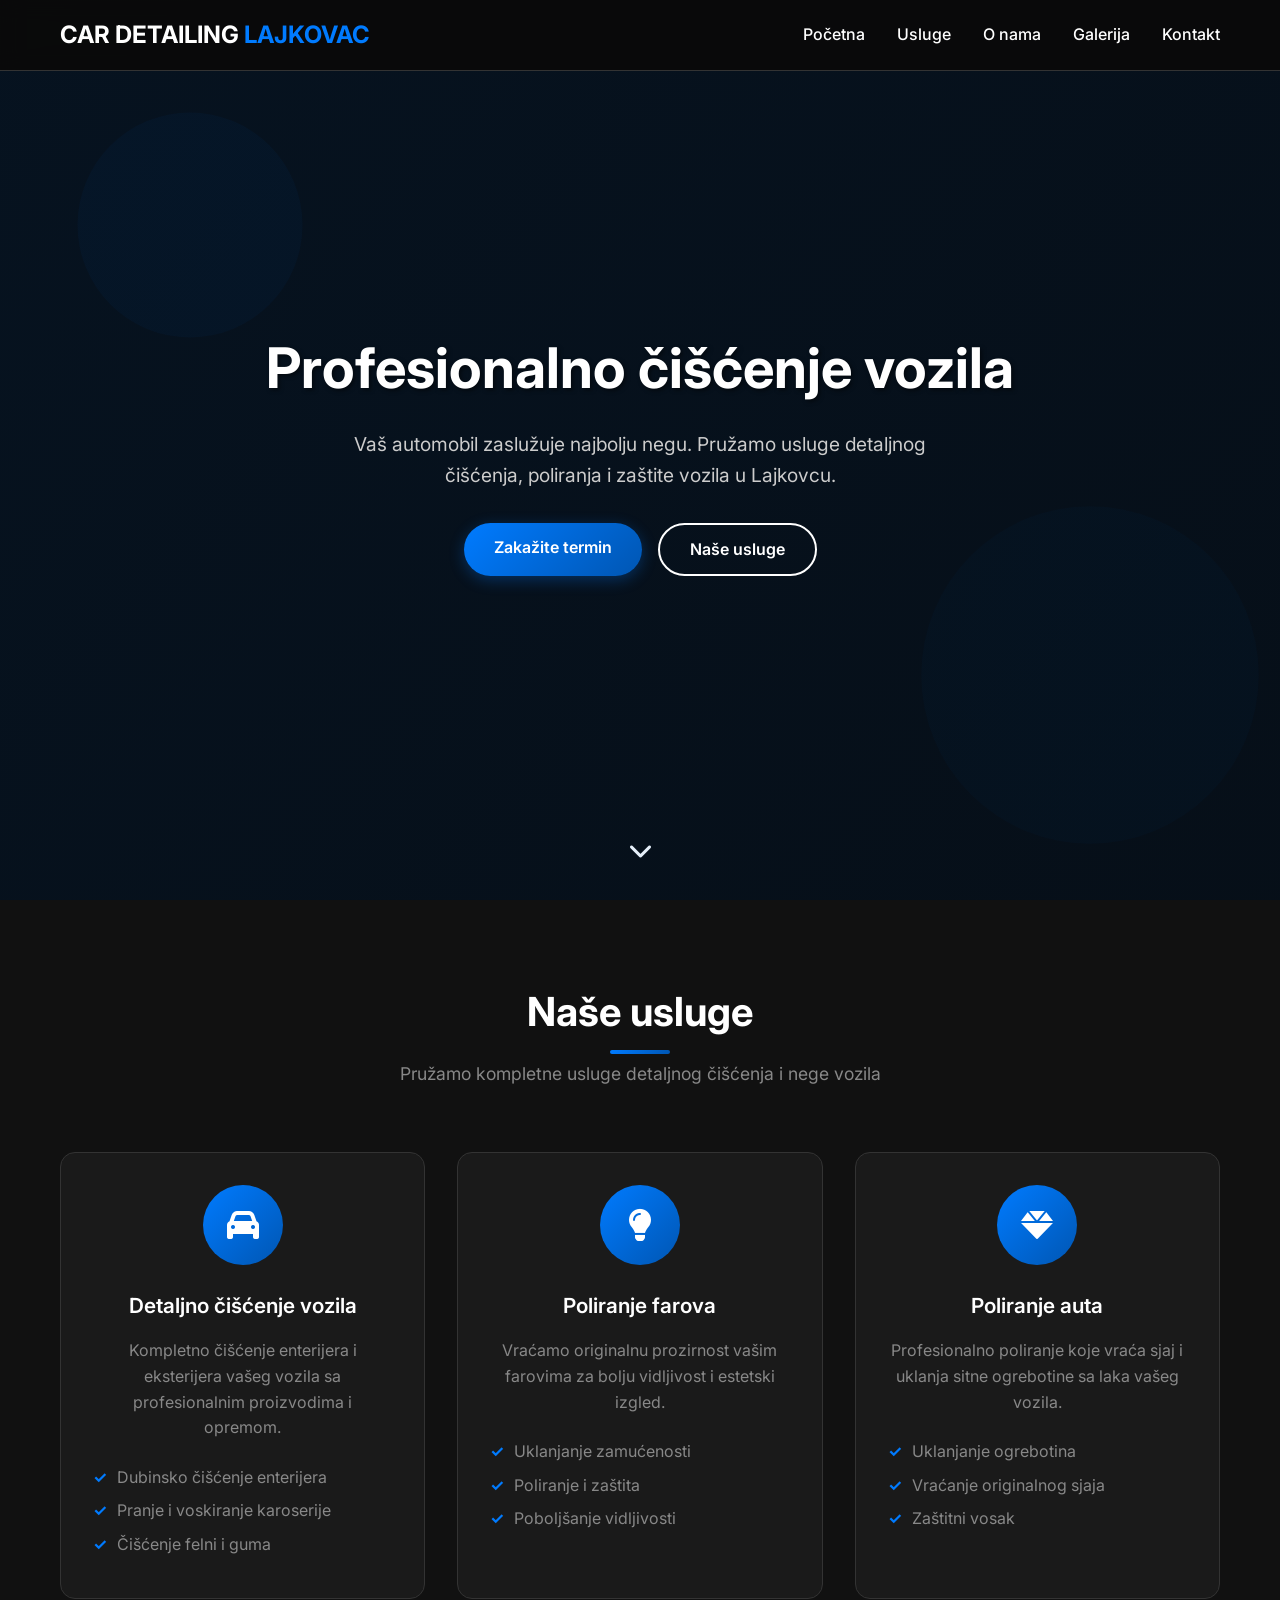
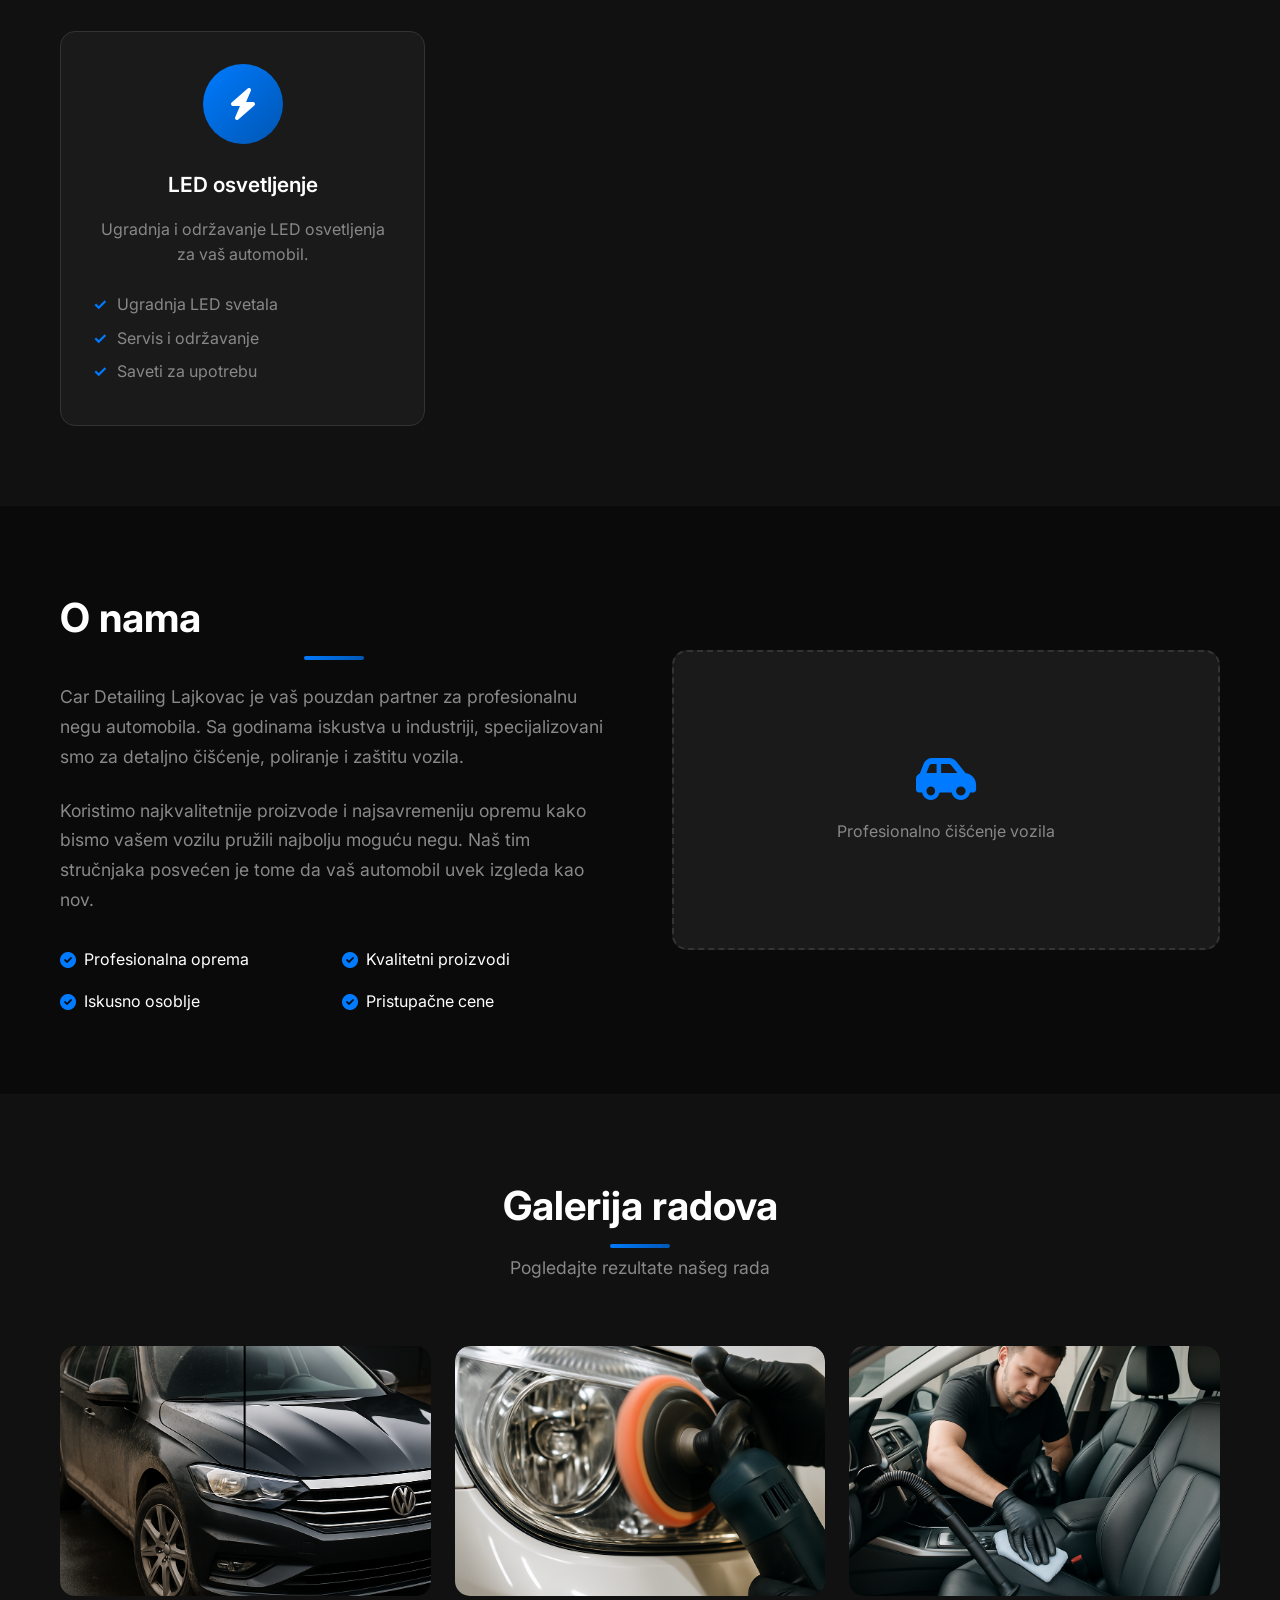
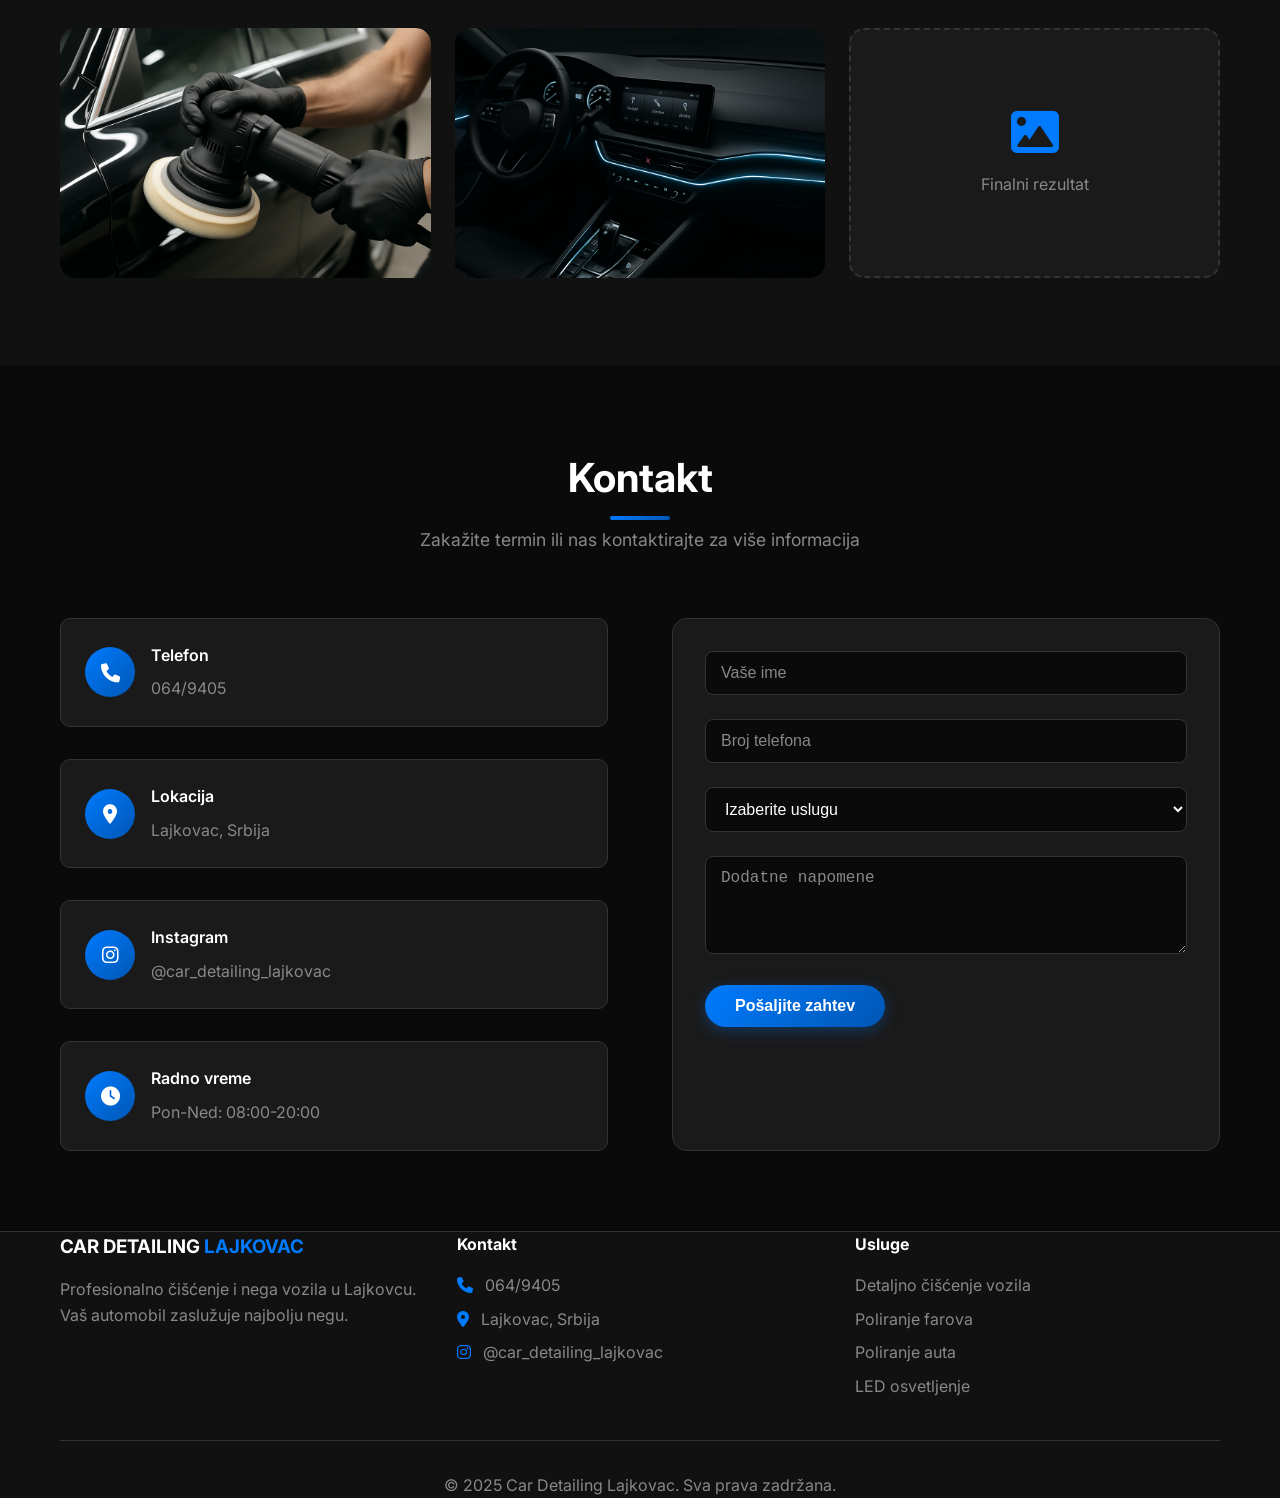
<file: index (1).html>
<!DOCTYPE html>
<html lang="sr">
<head>
    <meta charset="UTF-8">
    <meta name="viewport" content="width=device-width, initial-scale=1.0">
    <title>Car Detailing Lajkovac - Profesionalno čišćenje vozila</title>
    <meta name="description" content="Car Detailing Lajkovac - Usluga detaljnog čišćenja vozila, poliranje farova, poliranje auta i LED osvetljenje. Kontakt: 064/9405">
    <link rel="stylesheet" href="styles.css">
    <link href="https://fonts.googleapis.com/css2?family=Inter:wght@300;400;500;600;700&display=swap" rel="stylesheet">
    <link rel="stylesheet" href="https://cdnjs.cloudflare.com/ajax/libs/font-awesome/6.0.0/css/all.min.css">
</head>
<body>
    <!-- Navigation -->
    <nav class="navbar" id="navbar">
        <div class="nav-container">
            <div class="nav-logo">
                <h2>CAR DETAILING<span class="highlight"> LAJKOVAC</span></h2>
            </div>
            <ul class="nav-menu" id="nav-menu">
                <li class="nav-item">
                    <a href="#home" class="nav-link">Početna</a>
                </li>
                <li class="nav-item">
                    <a href="#services" class="nav-link">Usluge</a>
                </li>
                <li class="nav-item">
                    <a href="#about" class="nav-link">O nama</a>
                </li>
                <li class="nav-item">
                    <a href="#gallery" class="nav-link">Galerija</a>
                </li>
                <li class="nav-item">
                    <a href="#contact" class="nav-link">Kontakt</a>
                </li>
            </ul>
            <div class="nav-toggle" id="mobile-menu">
                <span class="bar"></span>
                <span class="bar"></span>
                <span class="bar"></span>
            </div>
        </div>
    </nav>

    <!-- Hero Section -->
    <section id="home" class="hero">
        <div class="hero-overlay"></div>
        <div class="hero-content">
            <h1 class="hero-title">Profesionalno čišćenje vozila</h1>
            <p class="hero-subtitle">Vaš automobil zaslužuje najbolju negu. Pružamo usluge detaljnog čišćenja, poliranja i zaštite vozila u Lajkovcu.</p>
            <div class="hero-buttons">
                <a href="#contact" class="btn btn-primary">Zakažite termin</a>
                <a href="#services" class="btn btn-secondary">Naše usluge</a>
            </div>
        </div>
        <div class="scroll-indicator">
            <i class="fas fa-chevron-down"></i>
        </div>
    </section>

    <!-- Services Section -->
    <section id="services" class="services">
        <div class="container">
            <div class="section-header">
                <h2 class="section-title">Naše usluge</h2>
                <p class="section-subtitle">Pružamo kompletne usluge detaljnog čišćenja i nege vozila</p>
            </div>
            <div class="services-grid">
                <div class="service-card">
                    <div class="service-icon">
                        <i class="fas fa-car"></i>
                    </div>
                    <h3>Detaljno čišćenje vozila</h3>
                    <p>Kompletno čišćenje enterijera i eksterijera vašeg vozila sa profesionalnim proizvodima i opremom.</p>
                    <ul class="service-features">
                        <li>Dubinsko čišćenje enterijera</li>
                        <li>Pranje i voskiranje karoserije</li>
                        <li>Čišćenje felni i guma</li>
                    </ul>
                </div>
                <div class="service-card">
                    <div class="service-icon">
                        <i class="fas fa-lightbulb"></i>
                    </div>
                    <h3>Poliranje farova</h3>
                    <p>Vraćamo originalnu prozirnost vašim farovima za bolju vidljivost i estetski izgled.</p>
                    <ul class="service-features">
                        <li>Uklanjanje zamućenosti</li>
                        <li>Poliranje i zaštita</li>
                        <li>Poboljšanje vidljivosti</li>
                    </ul>
                </div>
                <div class="service-card">
                    <div class="service-icon">
                        <i class="fas fa-gem"></i>
                    </div>
                    <h3>Poliranje auta</h3>
                    <p>Profesionalno poliranje koje vraća sjaj i uklanja sitne ogrebotine sa laka vašeg vozila.</p>
                    <ul class="service-features">
                        <li>Uklanjanje ogrebotina</li>
                        <li>Vraćanje originalnog sjaja</li>
                        <li>Zaštitni vosak</li>
                    </ul>
                </div>
                <div class="service-card">
                    <div class="service-icon">
                        <i class="fas fa-bolt"></i>
                    </div>
                    <h3>LED osvetljenje</h3>
                    <p>Ugradnja i održavanje LED osvetljenja za vaš automobil.</p>
                    <ul class="service-features">
                        <li>Ugradnja LED svetala</li>
                        <li>Servis i održavanje</li>
                        <li>Saveti za upotrebu</li>
                    </ul>
                </div>
            </div>
        </div>
    </section>

    <!-- About Section -->
    <section id="about" class="about">
        <div class="container">
            <div class="about-content">
                <div class="about-text">
                    <h2 class="section-title">O nama</h2>
                    <p>Car Detailing Lajkovac je vaš pouzdan partner za profesionalnu negu automobila. Sa godinama iskustva u industriji, specijalizovani smo za detaljno čišćenje, poliranje i zaštitu vozila.</p>
                    <p>Koristimo najkvalitetnije proizvode i najsavremeniju opremu kako bismo vašem vozilu pružili najbolju moguću negu. Naš tim stručnjaka posvećen je tome da vaš automobil uvek izgleda kao nov.</p>
                    <div class="about-features">
                        <div class="feature">
                            <i class="fas fa-check-circle"></i>
                            <span>Profesionalna oprema</span>
                        </div>
                        <div class="feature">
                            <i class="fas fa-check-circle"></i>
                            <span>Kvalitetni proizvodi</span>
                        </div>
                        <div class="feature">
                            <i class="fas fa-check-circle"></i>
                            <span>Iskusno osoblje</span>
                        </div>
                        <div class="feature">
                            <i class="fas fa-check-circle"></i>
                            <span>Pristupačne cene</span>
                        </div>
                    </div>
                </div>
                <div class="about-image">
                    <div class="image-placeholder">
                        <i class="fas fa-car-side"></i>
                        <p>Profesionalno čišćenje vozila</p>
                    </div>
                </div>
            </div>
        </div>
    </section>

    <!-- Gallery Section -->
    <section id="gallery" class="gallery">
        <div class="container">
            <div class="section-header">
                <h2 class="section-title">Galerija radova</h2>
                <p class="section-subtitle">Pogledajte rezultate našeg rada</p>
            </div>
            <div class="gallery-grid">
                <div class="gallery-item">
                    <img src="./images/before_after.png" alt="Pre i posle detaljnog čišćenja">
                </div>
                <div class="gallery-item">
                    <img src="./images/headlight_polishing.png" alt="Poliranje farova">
                </div>
                <div class="gallery-item">
                    <img src="./images/interior_cleaning.png" alt="Čišćenje enterijera">
                </div>
                <div class="gallery-item">
                    <img src="./images/car_polishing.png" alt="Poliranje karoserije">
                </div>
                <div class="gallery-item">
                    <img src="./images/led_lighting.png" alt="LED osvetljenje">
                </div>
                <div class="gallery-item">
                    <div class="image-placeholder">
                        <i class="fas fa-image"></i>
                        <p>Finalni rezultat</p>
                    </div>
                </div>
            </div>
        </div>
    </section>

    <!-- Contact Section -->
    <section id="contact" class="contact">
        <div class="container">
            <div class="section-header">
                <h2 class="section-title">Kontakt</h2>
                <p class="section-subtitle">Zakažite termin ili nas kontaktirajte za više informacija</p>
            </div>
            <div class="contact-content">
                <div class="contact-info">
                    <div class="contact-item">
                        <div class="contact-icon">
                            <i class="fas fa-phone"></i>
                        </div>
                        <div class="contact-details">
                            <h4>Telefon</h4>
                            <p>064/9405</p>
                        </div>
                    </div>
                    <div class="contact-item">
                        <div class="contact-icon">
                            <i class="fas fa-map-marker-alt"></i>
                        </div>
                        <div class="contact-details">
                            <h4>Lokacija</h4>
                            <p>Lajkovac, Srbija</p>
                        </div>
                    </div>
                    <div class="contact-item">
                        <div class="contact-icon">
                            <i class="fab fa-instagram"></i>
                        </div>
                        <div class="contact-details">
                            <h4>Instagram</h4>
                            <p>@car_detailing_lajkovac</p>
                        </div>
                    </div>
                    <div class="contact-item">
                        <div class="contact-icon">
                            <i class="fas fa-clock"></i>
                        </div>
                        <div class="contact-details">
                            <h4>Radno vreme</h4>
                            <p>Pon-Ned: 08:00-20:00</p>
                        </div>
                    </div>
                </div>
                <div class="contact-form">
                    <form id="contact-form">
                        <div class="form-group">
                            <input type="text" id="name" name="name" placeholder="Vaše ime" required>
                        </div>
                        <div class="form-group">
                            <input type="tel" id="phone" name="phone" placeholder="Broj telefona" required>
                        </div>
                        <div class="form-group">
                            <select id="service" name="service" required>
                                <option value="">Izaberite uslugu</option>
                                <option value="detailing">Detaljno čišćenje vozila</option>
                                <option value="headlight">Poliranje farova</option>
                                <option value="polishing">Poliranje auta</option>
                                <option value="led">LED osvetljenje</option>
                            </select>
                        </div>
                        <div class="form-group">
                            <textarea id="message" name="message" placeholder="Dodatne napomene" rows="4"></textarea>
                        </div>
                        <button type="submit" class="btn btn-primary">Pošaljite zahtev</button>
                    </form>
                </div>
            </div>
        </div>
    </section>

    <!-- Footer -->
    <footer class="footer">
        <div class="container">
            <div class="footer-content">
                <div class="footer-section">
                    <h3>CAR DETAILING<span class="highlight"> LAJKOVAC</span></h3>
                    <p>Profesionalno čišćenje i nega vozila u Lajkovcu. Vaš automobil zaslužuje najbolju negu.</p>
                </div>
                <div class="footer-section">
                    <h4>Kontakt</h4>
                    <p><i class="fas fa-phone"></i> 064/9405</p>
                    <p><i class="fas fa-map-marker-alt"></i> Lajkovac, Srbija</p>
                    <p><i class="fab fa-instagram"></i> @car_detailing_lajkovac</p>
                </div>
                <div class="footer-section">
                    <h4>Usluge</h4>
                    <ul>
                        <li>Detaljno čišćenje vozila</li>
                        <li>Poliranje farova</li>
                        <li>Poliranje auta</li>
                        <li>LED osvetljenje</li>
                    </ul>
                </div>
            </div>
            <div class="footer-bottom">
                <p>&copy; 2025 Car Detailing Lajkovac. Sva prava zadržana.</p>
            </div>
        </div>
    </footer>

    <script src="script.js"></script>
</body>
</html>
</file>
<file: styles.css>
/* Reset and Base Styles */
* {
    margin: 0;
    padding: 0;
    box-sizing: border-box;
}

html {
    scroll-behavior: smooth;
}

body {
    font-family: 'Inter', sans-serif;
    line-height: 1.6;
    color: #333;
    background-color: #0a0a0a;
    overflow-x: hidden;
}

.container {
    max-width: 1200px;
    margin: 0 auto;
    padding: 0 20px;
}

/* Color Variables */
:root {
    --primary-color: #007bff; /* Blue */
    --secondary-color: #1a1a1a;
    --accent-color: #00d4ff;
    --text-light: #ffffff;
    --text-dark: #333333;
    --text-gray: #888888;
    --bg-dark: #0a0a0a;
    --bg-section: #111111;
    --bg-card: #1a1a1a;
    --border-color: #333333;
    --gradient-primary: linear-gradient(135deg, #007bff, #0056b3); /* Blue gradient */
    --gradient-secondary: linear-gradient(135deg, #00d4ff, #0099cc);
}

/* Navigation */
.navbar {
    position: fixed;
    top: 0;
    width: 100%;
    background: rgba(10, 10, 10, 0.95);
    backdrop-filter: blur(10px);
    z-index: 1000;
    transition: all 0.3s ease;
    border-bottom: 1px solid var(--border-color);
}

.navbar.scrolled {
    background: rgba(10, 10, 10, 0.98);
    box-shadow: 0 2px 20px rgba(0, 0, 0, 0.3);
}

.nav-container {
    max-width: 1200px;
    margin: 0 auto;
    padding: 0 20px;
    display: flex;
    justify-content: space-between;
    align-items: center;
    height: 70px;
}

.nav-logo h2 {
    color: var(--text-light);
    font-weight: 700;
    font-size: 1.5rem;
}

.nav-logo .highlight {
    color: var(--primary-color);
}

.nav-menu {
    display: flex;
    list-style: none;
    gap: 2rem;
}

.nav-link {
    color: var(--text-light);
    text-decoration: none;
    font-weight: 500;
    transition: all 0.3s ease;
    position: relative;
}

.nav-link:hover {
    color: var(--primary-color);
}

.nav-link::after {
    content: '';
    position: absolute;
    bottom: -5px;
    left: 0;
    width: 0;
    height: 2px;
    background: var(--gradient-primary);
    transition: width 0.3s ease;
}

.nav-link:hover::after {
    width: 100%;
}

.nav-toggle {
    display: none;
    flex-direction: column;
    cursor: pointer;
}

.bar {
    width: 25px;
    height: 3px;
    background: var(--text-light);
    margin: 3px 0;
    transition: 0.3s;
}

/* Hero Section */
.hero {
    height: 100vh;
    background: linear-gradient(rgba(0, 0, 0, 0.6), rgba(0, 0, 0, 0.6)), 
                url('data:image/svg+xml,<svg xmlns="http://www.w3.org/2000/svg" viewBox="0 0 1200 800"><rect fill="%23111111" width="1200" height="800"/><circle fill="%23007bff" opacity="0.1" cx="200" cy="200" r="100"/><circle fill="%230056b3" opacity="0.1" cx="1000" cy="600" r="150"/></svg>');
    background-size: cover;
    background-position: center;
    display: flex;
    align-items: center;
    justify-content: center;
    text-align: center;
    position: relative;
    overflow: hidden;
}

.hero-overlay {
    position: absolute;
    top: 0;
    left: 0;
    width: 100%;
    height: 100%;
    background: var(--gradient-primary);
    opacity: 0.1;
    z-index: 1;
}

.hero-content {
    position: relative;
    z-index: 2;
    max-width: 800px;
    padding: 0 20px;
    animation: fadeInUp 1s ease;
}

.hero-title {
    font-size: 3.5rem;
    font-weight: 700;
    color: var(--text-light);
    margin-bottom: 1rem;
    text-shadow: 2px 2px 4px rgba(0, 0, 0, 0.5);
}

.hero-subtitle {
    font-size: 1.2rem;
    color: #cccccc;
    margin-bottom: 2rem;
    max-width: 600px;
    margin-left: auto;
    margin-right: auto;
}

.hero-buttons {
    display: flex;
    gap: 1rem;
    justify-content: center;
    flex-wrap: wrap;
}

.btn {
    padding: 12px 30px;
    border: none;
    border-radius: 50px;
    font-weight: 600;
    text-decoration: none;
    transition: all 0.3s ease;
    cursor: pointer;
    display: inline-block;
    text-align: center;
    font-size: 1rem;
}

.btn-primary {
    background: var(--gradient-primary);
    color: var(--text-light);
    box-shadow: 0 4px 15px rgba(0, 123, 255, 0.3);
}

.btn-primary:hover {
    transform: translateY(-2px);
    box-shadow: 0 6px 20px rgba(0, 123, 255, 0.4);
}

.btn-secondary {
    background: transparent;
    color: var(--text-light);
    border: 2px solid var(--text-light);
}

.btn-secondary:hover {
    background: var(--text-light);
    color: var(--text-dark);
    transform: translateY(-2px);
}

.scroll-indicator {
    position: absolute;
    bottom: 30px;
    left: 50%;
    transform: translateX(-50%);
    color: var(--text-light);
    font-size: 1.5rem;
    animation: bounce 2s infinite;
}

/* Sections */
section {
    padding: 80px 0;
}

.section-header {
    text-align: center;
    margin-bottom: 4rem;
}

.section-title {
    font-size: 2.5rem;
    font-weight: 700;
    color: var(--text-light);
    margin-bottom: 1rem;
    position: relative;
}

.section-title::after {
    content: '';
    position: absolute;
    bottom: -10px;
    left: 50%;
    transform: translateX(-50%);
    width: 60px;
    height: 4px;
    background: var(--gradient-primary);
    border-radius: 2px;
}

.section-subtitle {
    font-size: 1.1rem;
    color: var(--text-gray);
    max-width: 600px;
    margin: 0 auto;
}

/* Services Section */
.services {
    background: var(--bg-section);
}

.services-grid {
    display: grid;
    grid-template-columns: repeat(auto-fit, minmax(280px, 1fr));
    gap: 2rem;
}

.service-card {
    background: var(--bg-card);
    padding: 2rem;
    border-radius: 15px;
    text-align: center;
    transition: all 0.3s ease;
    border: 1px solid var(--border-color);
    position: relative;
    overflow: hidden;
}

.service-card::before {
    content: '';
    position: absolute;
    top: 0;
    left: -100%;
    width: 100%;
    height: 100%;
    background: var(--gradient-primary);
    opacity: 0.05;
    transition: left 0.5s ease;
}

.service-card:hover::before {
    left: 0;
}

.service-card:hover {
    transform: translateY(-10px);
    box-shadow: 0 20px 40px rgba(0, 0, 0, 0.3);
    border-color: var(--primary-color);
}

.service-icon {
    width: 80px;
    height: 80px;
    background: var(--gradient-primary);
    border-radius: 50%;
    display: flex;
    align-items: center;
    justify-content: center;
    margin: 0 auto 1.5rem;
    font-size: 2rem;
    color: var(--text-light);
}

.service-card h3 {
    font-size: 1.3rem;
    font-weight: 600;
    color: var(--text-light);
    margin-bottom: 1rem;
}

.service-card p {
    color: var(--text-gray);
    margin-bottom: 1.5rem;
    line-height: 1.6;
}

.service-features {
    list-style: none;
    text-align: left;
}

.service-features li {
    color: var(--text-gray);
    margin-bottom: 0.5rem;
    position: relative;
    padding-left: 1.5rem;
}

.service-features li::before {
    content: '✓';
    position: absolute;
    left: 0;
    color: var(--primary-color);
    font-weight: bold;
}

/* About Section */
.about {
    background: var(--bg-dark);
}

.about-content {
    display: grid;
    grid-template-columns: 1fr 1fr;
    gap: 4rem;
    align-items: center;
}

.about-text h2 {
    text-align: left;
    margin-bottom: 2rem;
}

.about-text p {
    color: var(--text-gray);
    margin-bottom: 1.5rem;
    font-size: 1.1rem;
    line-height: 1.7;
}

.about-features {
    display: grid;
    grid-template-columns: 1fr 1fr;
    gap: 1rem;
    margin-top: 2rem;
}

.feature {
    display: flex;
    align-items: center;
    gap: 0.5rem;
    color: var(--text-light);
}

.feature i {
    color: var(--primary-color);
}

.about-image {
    display: flex;
    justify-content: center;
    align-items: center;
}

.image-placeholder {
    width: 100%;
    height: 300px;
    background: var(--bg-card);
    border: 2px dashed var(--border-color);
    border-radius: 15px;
    display: flex;
    flex-direction: column;
    align-items: center;
    justify-content: center;
    color: var(--text-gray);
    transition: all 0.3s ease;
}

.image-placeholder:hover {
    border-color: var(--primary-color);
    background: rgba(0, 123, 255, 0.05);
}

.image-placeholder i {
    font-size: 3rem;
    margin-bottom: 1rem;
    color: var(--primary-color);
}

/* Gallery Section */
.gallery {
    background: var(--bg-section);
}

.gallery-grid {
    display: grid;
    grid-template-columns: repeat(auto-fit, minmax(300px, 1fr));
    gap: 1.5rem;
}

.gallery-item {
    position: relative;
    border-radius: 15px;
    overflow: hidden;
    transition: all 0.3s ease;
}

.gallery-item:hover {
    transform: scale(1.05);
}

.gallery-item .image-placeholder {
    height: 250px;
    margin: 0;
}

.gallery-item img {
    width: 100%;
    height: 250px;
    object-fit: cover;
    border-radius: 15px;
}

/* Contact Section */
.contact {
    background: var(--bg-dark);
}

.contact-content {
    display: grid;
    grid-template-columns: 1fr 1fr;
    gap: 4rem;
}

.contact-info {
    display: flex;
    flex-direction: column;
    gap: 2rem;
}

.contact-item {
    display: flex;
    align-items: center;
    gap: 1rem;
    padding: 1.5rem;
    background: var(--bg-card);
    border-radius: 10px;
    border: 1px solid var(--border-color);
    transition: all 0.3s ease;
}

.contact-item:hover {
    border-color: var(--primary-color);
    transform: translateX(10px);
}

.contact-icon {
    width: 50px;
    height: 50px;
    background: var(--gradient-primary);
    border-radius: 50%;
    display: flex;
    align-items: center;
    justify-content: center;
    color: var(--text-light);
    font-size: 1.2rem;
}

.contact-details h4 {
    color: var(--text-light);
    margin-bottom: 0.5rem;
    font-weight: 600;
}

.contact-details p {
    color: var(--text-gray);
}

.contact-form {
    background: var(--bg-card);
    padding: 2rem;
    border-radius: 15px;
    border: 1px solid var(--border-color);
}

.form-group {
    margin-bottom: 1.5rem;
}

.form-group input,
.form-group select,
.form-group textarea {
    width: 100%;
    padding: 12px 15px;
    background: var(--bg-dark);
    border: 1px solid var(--border-color);
    border-radius: 8px;
    color: var(--text-light);
    font-size: 1rem;
    transition: all 0.3s ease;
}

.form-group input:focus,
.form-group select:focus,
.form-group textarea:focus {
    outline: none;
    border-color: var(--primary-color);
    box-shadow: 0 0 0 3px rgba(0, 123, 255, 0.1);
}

.form-group input::placeholder,
.form-group textarea::placeholder {
    color: var(--text-gray);
}

/* Footer */
.footer {
    background: var(--bg-section);
    border-top: 1px solid var(--border-color);
}

.footer-content {
    display: grid;
    grid-template-columns: repeat(auto-fit, minmax(250px, 1fr));
    gap: 2rem;
    margin-bottom: 2rem;
}

.footer-section h3,
.footer-section h4 {
    color: var(--text-light);
    margin-bottom: 1rem;
}

.footer-section h3 .highlight {
    color: var(--primary-color);
}

.footer-section p,
.footer-section li {
    color: var(--text-gray);
    margin-bottom: 0.5rem;
}

.footer-section ul {
    list-style: none;
}

.footer-section i {
    color: var(--primary-color);
    margin-right: 0.5rem;
}

.footer-bottom {
    text-align: center;
    padding-top: 2rem;
    border-top: 1px solid var(--border-color);
    color: var(--text-gray);
}

/* Animations */
@keyframes fadeInUp {
    from {
        opacity: 0;
        transform: translateY(30px);
    }
    to {
        opacity: 1;
        transform: translateY(0);
    }
}

@keyframes bounce {
    0%, 20%, 50%, 80%, 100% {
        transform: translateY(0) translateX(-50%);
    }
    40% {
        transform: translateY(-10px) translateX(-50%);
    }
    60% {
        transform: translateY(-5px) translateX(-50%);
    }
}

/* Responsive Design */
@media screen and (max-width: 768px) {
    .nav-menu {
        position: fixed;
        left: -100%;
        top: 70px;
        flex-direction: column;
        background-color: rgba(10, 10, 10, 0.98);
        width: 100%;
        text-align: center;
        transition: 0.3s;
        box-shadow: 0 10px 27px rgba(0, 0, 0, 0.05);
        padding: 2rem 0;
        gap: 1rem;
    }

    .nav-menu.active {
        left: 0;
    }

    .nav-toggle {
        display: flex;
    }

    .nav-toggle.active .bar:nth-child(2) {
        opacity: 0;
    }

    .nav-toggle.active .bar:nth-child(1) {
        transform: translateY(8px) rotate(45deg);
    }

    .nav-toggle.active .bar:nth-child(3) {
        transform: translateY(-8px) rotate(-45deg);
    }

    .hero-title {
        font-size: 2.5rem;
    }

    .hero-subtitle {
        font-size: 1rem;
    }

    .hero-buttons {
        flex-direction: column;
        align-items: center;
    }

    .section-title {
        font-size: 2rem;
    }

    .about-content,
    .contact-content {
        grid-template-columns: 1fr;
        gap: 2rem;
    }

    .about-features {
        grid-template-columns: 1fr;
    }

    .services-grid {
        grid-template-columns: 1fr;
    }

    .gallery-grid {
        grid-template-columns: repeat(auto-fit, minmax(250px, 1fr));
    }

    .container {
        padding: 0 15px;
    }

    section {
        padding: 60px 0;
    }
}

@media screen and (max-width: 480px) {
    .hero-title {
        font-size: 2rem;
    }

    .nav-container {
        padding: 0 15px;
    }

    .service-card,
    .contact-form {
        padding: 1.5rem;
    }

    .btn {
        padding: 10px 25px;
        font-size: 0.9rem;
    }
}
</file>
